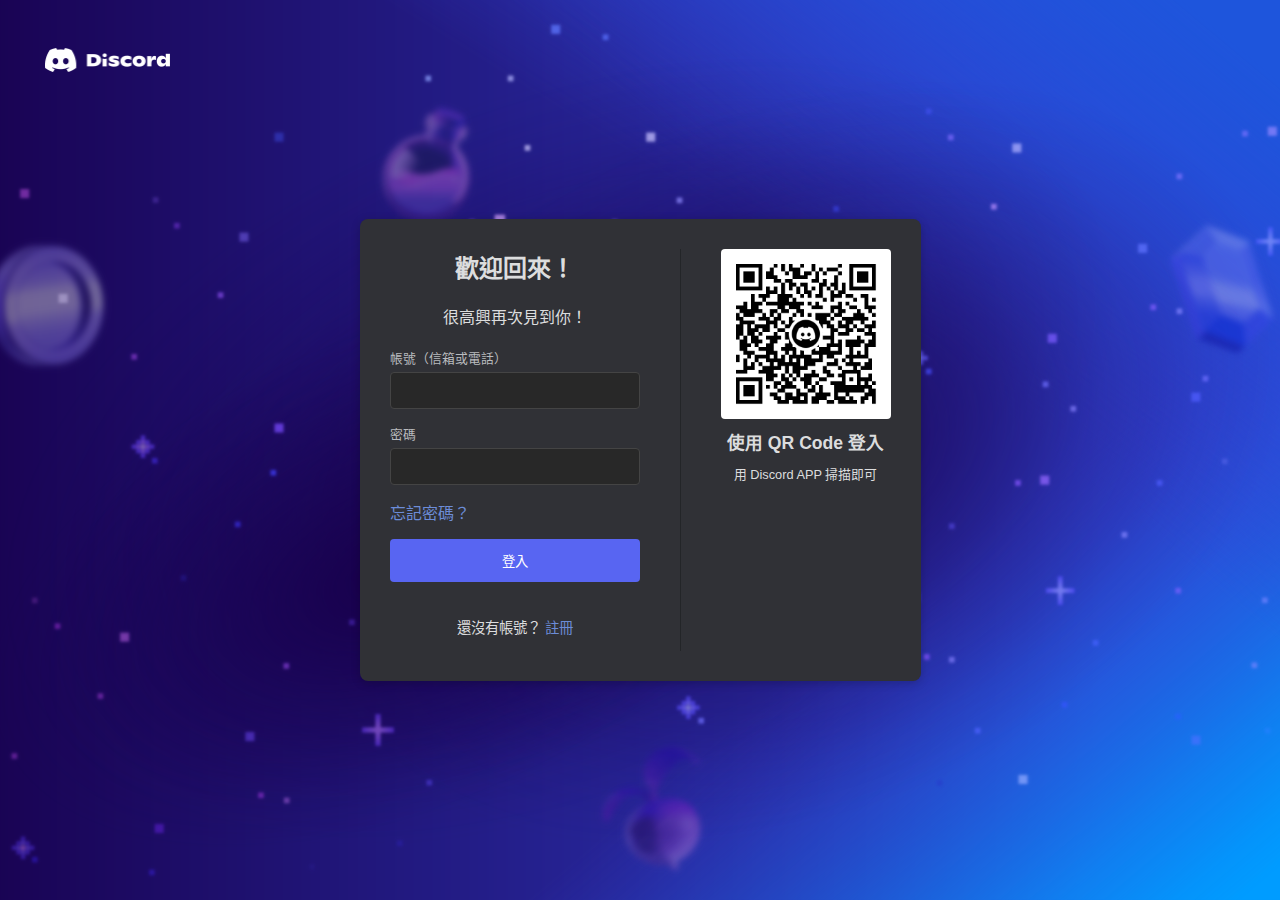
<file: index.html>
<!DOCTYPE html>
<html lang="zh-TW">
<head>
    <meta charset="UTF-8">
    <title>登入 - Dicsrod</title>
    <link rel="stylesheet" href="dccss.css">
</head>
<body>

<!-- 左上角的 Discord 圖標 -->
<img src="aiy9r-7sefs.png" alt="Discord Icon" class="discord-icon">

<!-- 登入區塊 -->
<div class="login-container">

    <!-- 左邊的表單 -->
    <div class="login-form-area">
        <h2>歡迎回來！</h2>
        <p>很高興再次見到你！</p>

        <form id="login-form">
            <!-- 輸入帳號 -->
            <div class="form-group">
                <label for="email">帳號（信箱或電話）</label>
                <input type="text" id="email" name="email" required>
            </div>

            <!-- 輸入密碼 -->
            <div class="form-group">
                <label for="password">密碼</label>
                <input type="password" id="password" name="password" required>
            </div>

            <!-- 忘記密碼連結 -->
            <a href="#" class="forgot-password">忘記密碼？</a>

            <!-- 登入按鈕 -->
            <button type="submit" id="login-button">登入</button>
        </form>

        <p class="signup-link">還沒有帳號？ <a href="#">註冊</a></p>
    </div>

    <!-- 右邊的 QR code 登入區塊 -->
    <div class="qr-code-section">
        <img src="qr.ioi.tw (1).png" alt="QR Code">
        <h3>使用 QR Code 登入</h3>
        <p>用 Discord APP 掃描即可</p>
    </div>

</div>

<script src="script.js"></script>
</body>
</html>
</file>
<file: dccss.css>
/* 頁面整體樣式 */
body {
    margin: 0;
    font-family: sans-serif;
    background-image: url('xwwvu-n0pg4.png');
    background-size: cover;
    background-position: center;
    background-attachment: fixed;
    display: flex;
    justify-content: center;
    align-items: center;
    min-height: 100vh;
    color: #dcddde;
}

/* 左上角 Discord 圖標 */
.discord-icon {
    position: fixed;
    top: 48px;
    left: 45px;
    width: 125px;
}

/* 登入容器：中間灰色的區塊 */
.login-container {
    background-color: #303136;
    padding: 30px;
    border-radius: 8px;
    max-width: 700px;
    box-shadow: 0 2px 10px rgba(0, 0, 0, 0.2);
    display: flex;
    gap: 40px;
}

/* 表單區塊 */
.login-form-area {
    display: flex;
    flex-direction: column;
    gap: 20px;
    flex: 2;
    min-width: 250px;
}

.login-form-area h2,
.login-form-area p:first-of-type {
    text-align: center;
    margin: 0;
}

form {
    display: flex;
    flex-direction: column;
    gap: 15px;
}

.form-group {
    display: flex;
    flex-direction: column;
}

label {
    font-size: 0.8em;
    margin-bottom: 5px;
    color: #b9bbbe;
}

input {
    padding: 10px;
    border-radius: 4px;
    background-color: #282828;
    border: 1px solid #444;
    color: #dcddde;
}

/* 登入按鈕 */
#login-button {
    background-color: #5865f2;
    color: white;
    padding: 12px;
    border: none;
    border-radius: 4px;
    cursor: pointer;
}

#login-button:hover {
    background-color: #4752c4;
}

/* 註冊連結 */
.signup-link {
    text-align: center;
    font-size: 0.9em;
}

.signup-link a,
.forgot-password {
    color: #6c8cd7;
    text-decoration: none;
}

.signup-link a:hover,
.forgot-password:hover {
    text-decoration: underline;
}

/* QR Code 區塊 */
.qr-code-section {
    display: flex;
    flex-direction: column;
    align-items: center;
    gap: 10px;
    flex: 1;
    border-left: 1px solid #232528;
    padding-left: 40px;
}

.qr-code-section img {
    width: 150px;
    background-color: white;
    padding: 10px;
    border-radius: 4px;
}

.qr-code-section h3 {
    margin: 0;
    font-size: 1.1em;
}

.qr-code-section p {
    margin: 0;
    font-size: 0.8em;
}
</file>
